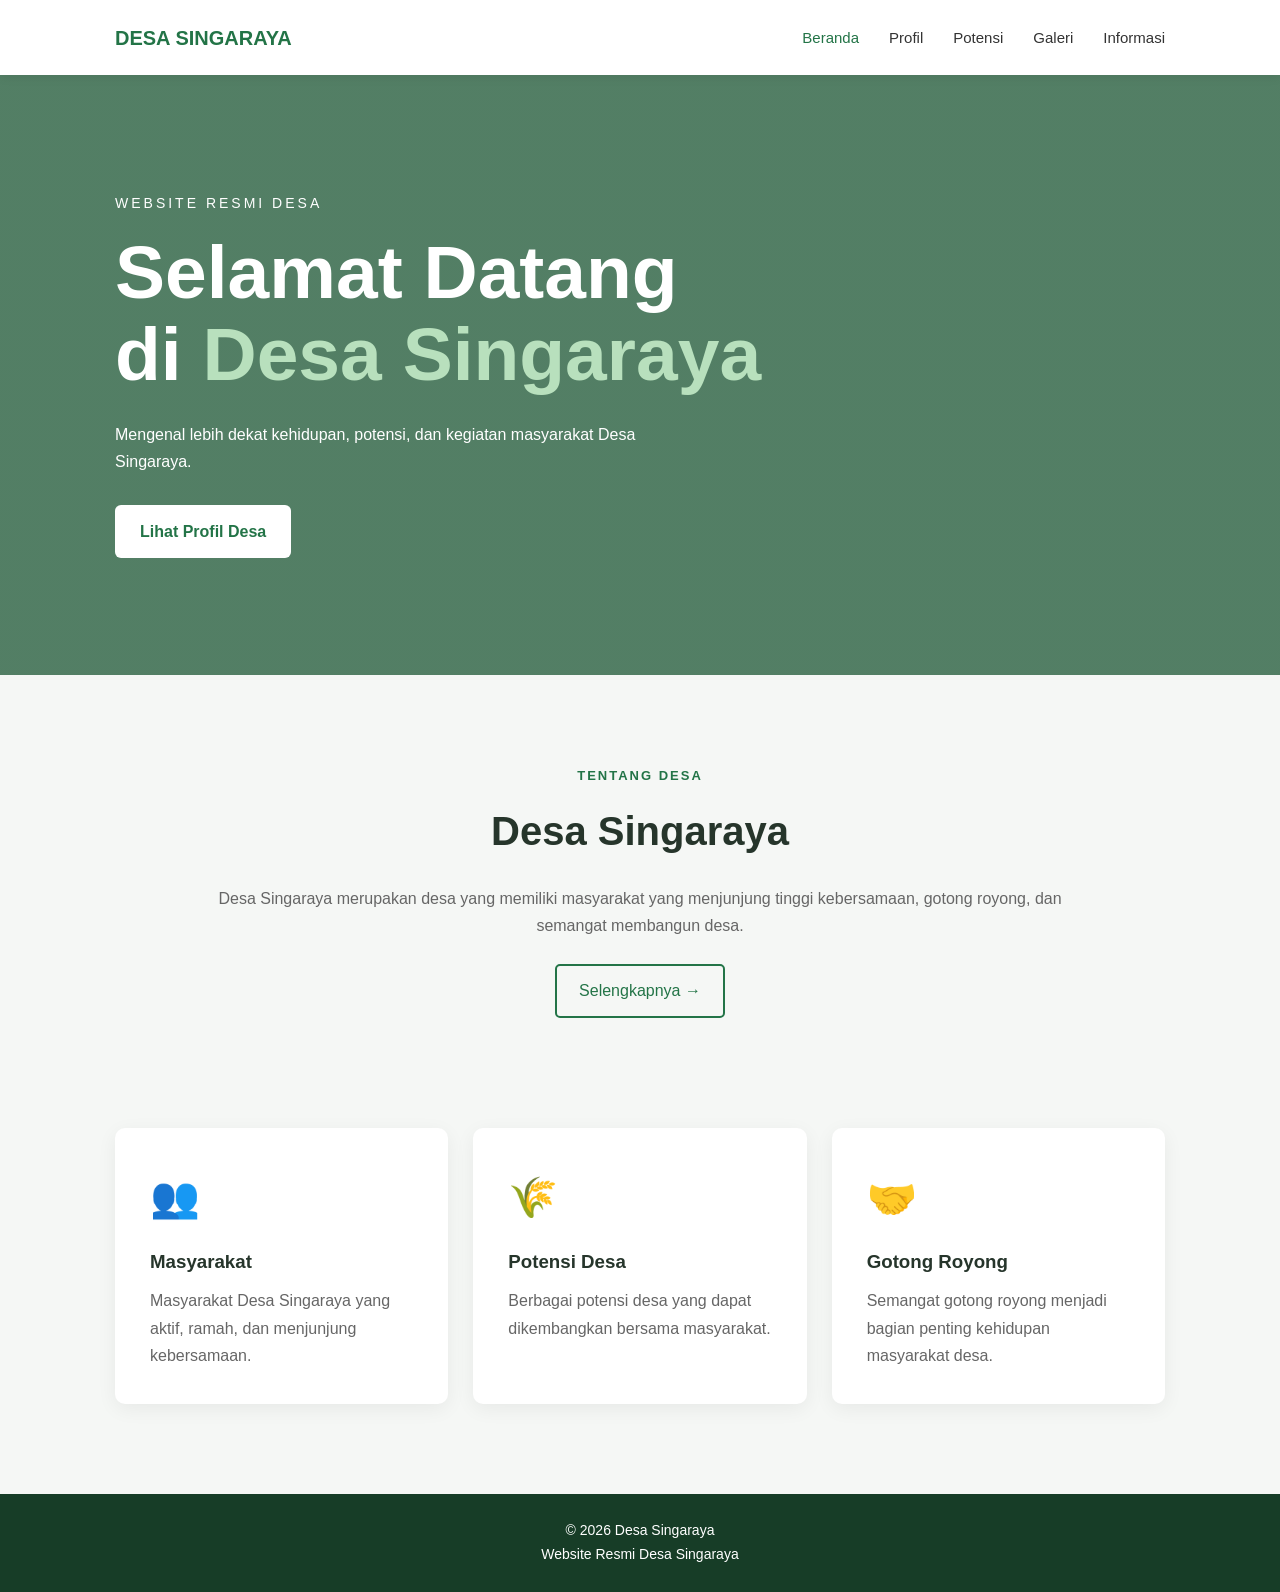
<file: index.html>
<!DOCTYPE html>
<html lang="id">
<head>
    <meta charset="UTF-8">
    <meta name="viewport" content="width=device-width, initial-scale=1.0">
    <title>Desa Singaraya</title>
    <style>
* {
    margin: 0;
    padding: 0;
    box-sizing: border-box;
}

html {
    scroll-behavior: smooth;
}

body {
    font-family: Arial, sans-serif;
    background: #f5f7f5;
    color: #26352b;
    line-height: 1.7;
}


/* NAVBAR */

header {
    background: white;
    position: sticky;
    top: 0;
    z-index: 100;
    box-shadow: 0 2px 10px rgba(0,0,0,0.08);
}

nav {
    max-width: 1100px;
    margin: auto;

    height: 75px;

    display: flex;
    align-items: center;
    justify-content: space-between;

    padding: 0 25px;
}

.logo {
    color: #237447;
    font-size: 20px;
    font-weight: bold;
}

nav ul {
    display: flex;
    list-style: none;
    gap: 30px;
}

nav ul li a {
    color: #333;
    text-decoration: none;
    font-size: 15px;
    font-weight: 500;
}

nav ul li a:hover,
nav ul li a.active {
    color: #237447;
}

.menu-btn {
    display: none;
    border: none;
    background: none;
    font-size: 27px;
    cursor: pointer;
}


/* HERO */
/* Ganti foto latar dengan mengganti URL di dalam url("...") di bawah ini,
   atau ganti dengan path lokal misalnya url("../img/hero.jpg") */

.hero {
    min-height: 600px;

    display: flex;
    align-items: center;

    background:
        linear-gradient(
            rgba(20,80,45,0.72),
            rgba(20,80,45,0.72)
        ),
        url("https://images.unsplash.com/photo-1500382017468-9049fed747ef?auto=format&fit=crop&w=1600&q=80");

    background-size: cover;
    background-position: center;

    color: white;
}

.hero-text {
    max-width: 1100px;
    width: 100%;
    margin: auto;
    padding: 60px 25px;
}

.hero-text > p:first-child {
    font-size: 14px;
    letter-spacing: 3px;
    margin-bottom: 15px;
}

.hero h1 {
    font-size: clamp(42px, 7vw, 75px);
    line-height: 1.1;
    margin-bottom: 25px;
}

.hero h1 span {
    color: #b8e0bd;
}

.hero-text p {
    max-width: 600px;
    margin-bottom: 30px;
}


/* BUTTON */

.btn {
    display: inline-block;

    padding: 13px 25px;

    background: white;
    color: #237447;

    text-decoration: none;

    border-radius: 6px;

    font-weight: bold;

    transition: 0.3s;
}

.btn:hover {
    transform: translateY(-3px);
}


/* ABOUT */

.about {
    max-width: 900px;
    margin: auto;

    text-align: center;

    padding: 90px 25px;
}

.judul-kecil {
    color: #237447;
    font-size: 13px;
    font-weight: bold;
    letter-spacing: 2px;
}

.about h2 {
    font-size: 40px;
    margin: 10px 0 20px;
}

.about > p:not(.judul-kecil) {
    color: #666;
    margin-bottom: 25px;
}

.btn-outline {
    display: inline-block;

    padding: 11px 22px;

    border: 2px solid #237447;
    color: #237447;

    text-decoration: none;

    border-radius: 5px;
}

.btn-outline:hover {
    background: #237447;
    color: white;
}


/* CARDS */

.cards {
    max-width: 1100px;
    margin: auto;

    padding: 20px 25px 90px;

    display: grid;
    grid-template-columns: repeat(3, 1fr);

    gap: 25px;
}

.card {
    background: white;
    padding: 35px;

    border-radius: 10px;

    box-shadow: 0 5px 20px rgba(0,0,0,0.06);

    transition: 0.3s;
}

.card:hover {
    transform: translateY(-7px);
}

.icon {
    font-size: 40px;
    margin-bottom: 15px;
}

.card h3 {
    margin-bottom: 10px;
}

.card p {
    color: #666;
}


/* PAGE HEADER */

.page-header {
    background: #237447;
    color: white;

    text-align: center;

    padding: 80px 20px;
}

.page-header h1 {
    font-size: 50px;
    margin-bottom: 10px;
}


/* CONTENT */

.content {
    max-width: 1100px;
    margin: auto;

    padding: 80px 25px;
}

.content h2 {
    color: #237447;
    margin: 35px 0 10px;
}

.content p {
    color: #555;
}

.list {
    margin: 15px 0 0 25px;
}

/* Foto tunggal di dalam halaman (misalnya profil.html) */
.content-photo {
    width: 100%;
    max-height: 420px;
    object-fit: cover;
    border-radius: 10px;
    box-shadow: 0 5px 20px rgba(0,0,0,0.08);
    margin-bottom: 10px;
}


/* POTENSI */

.potensi-grid {
    display: grid;
    grid-template-columns: repeat(3, 1fr);
    gap: 25px;
}

.potensi-card {
    background: white;

    padding: 35px;

    border-radius: 10px;

    box-shadow: 0 5px 20px rgba(0,0,0,0.07);

    transition: 0.3s;

    overflow: hidden;
}

.potensi-card:hover {
    transform: translateY(-7px);
}

/* Foto di dalam kartu potensi, ditempel di atas ikon */
.potensi-card img {
    width: calc(100% + 70px);
    margin: -35px -35px 20px -35px;
    height: 180px;
    object-fit: cover;
    display: block;
}


/* GALLERY */

.gallery {
    display: grid;
    grid-template-columns: repeat(2, 1fr);
    gap: 25px;
}

.gallery-box {
    background: white;
    border-radius: 10px;
    overflow: hidden;

    box-shadow: 0 5px 20px rgba(0,0,0,0.07);
}

.gallery-box img {
    width: 100%;
    height: 280px;

    object-fit: cover;

    display: block;
}

.gallery-box h3 {
    padding: 20px;
}


/* INFORMASI */

.info {
    display: grid;
    gap: 25px;
}

.info article {
    background: white;

    padding: 30px;

    border-left: 5px solid #237447;

    box-shadow: 0 5px 20px rgba(0,0,0,0.06);
}

/* Foto di dalam artikel informasi */
.info article img {
    width: 100%;
    max-height: 260px;
    object-fit: cover;
    border-radius: 6px;
    margin-bottom: 15px;
}

.info article span {
    color: #237447;
    font-weight: bold;
}

.info article h2 {
    margin: 5px 0 10px;
}


/* FOOTER */

footer {
    background: #173d27;
    color: white;

    padding: 25px;

    text-align: center;

    font-size: 14px;
}


/* RESPONSIVE HP */

@media (max-width: 768px) {

    nav {
        height: 65px;
    }

    nav ul {
        display: none;

        position: absolute;

        top: 65px;
        left: 0;

        width: 100%;

        background: white;

        flex-direction: column;

        gap: 0;
    }

    nav ul.show {
        display: flex;
    }

    nav ul li {
        padding: 15px 25px;
        border-bottom: 1px solid #eee;
    }

    .menu-btn {
        display: block;
    }

    .hero {
        min-height: 550px;
    }

    .hero h1 {
        font-size: 45px;
    }

    .cards {
        grid-template-columns: 1fr;
    }

    .potensi-grid {
        grid-template-columns: 1fr;
    }

    .gallery {
        grid-template-columns: 1fr;
    }

    .page-header h1 {
        font-size: 38px;
    }

    .about h2 {
        font-size: 32px;
    }
}

</style>
</head>

<body>

<header>
    <nav>
        <div class="logo">DESA SINGARAYA</div>

        <ul id="menu">
            <li><a href="index.html" class="active">Beranda</a></li>
            <li><a href="profil.html">Profil</a></li>
            <li><a href="potensi.html">Potensi</a></li>
            <li><a href="galeri.html">Galeri</a></li>
            <li><a href="informasi.html">Informasi</a></li>
        </ul>

        <button class="menu-btn" onclick="toggleMenu()">☰</button>
    </nav>
</header>

<!--
    Foto latar hero (background) diatur lewat CSS di css/style.css,
    cari class ".hero" lalu ganti URL di dalam url("...")
-->
<section class="hero">
    <div class="hero-text">
        <p>WEBSITE RESMI DESA</p>

        <h1>
            Selamat Datang<br>
            di <span>Desa Singaraya</span>
        </h1>

        <p>
            Mengenal lebih dekat kehidupan, potensi,
            dan kegiatan masyarakat Desa Singaraya.
        </p>

        <a href="profil.html" class="btn">
            Lihat Profil Desa
        </a>
    </div>
</section>

<section class="about">
    <p class="judul-kecil">TENTANG DESA</p>

    <h2>Desa Singaraya</h2>

    <p>
        Desa Singaraya merupakan desa yang memiliki
        masyarakat yang menjunjung tinggi kebersamaan,
        gotong royong, dan semangat membangun desa.
    </p>

    <a href="profil.html" class="btn-outline">
        Selengkapnya →
    </a>
</section>

<section class="cards">

    <div class="card">
        <div class="icon">👥</div>
        <h3>Masyarakat</h3>
        <p>
            Masyarakat Desa Singaraya yang aktif,
            ramah, dan menjunjung kebersamaan.
        </p>
    </div>

    <div class="card">
        <div class="icon">🌾</div>
        <h3>Potensi Desa</h3>
        <p>
            Berbagai potensi desa yang dapat
            dikembangkan bersama masyarakat.
        </p>
    </div>

    <div class="card">
        <div class="icon">🤝</div>
        <h3>Gotong Royong</h3>
        <p>
            Semangat gotong royong menjadi bagian
            penting kehidupan masyarakat desa.
        </p>
    </div>

</section>

<footer>
    <p>©️ 2026 Desa Singaraya</p>
    <p>Website Resmi Desa Singaraya</p>
</footer>

<script>
function toggleMenu() {

    const menu = document.getElementById("menu");

    menu.classList.toggle("show");

}


// Animasi sederhana saat halaman dibuka

document.addEventListener("DOMContentLoaded", function () {

    const hero = document.querySelector(".hero-text");

    if (hero) {
        hero.style.opacity = "0";
        hero.style.transform = "translateY(30px)";

        setTimeout(function () {

            hero.style.transition = "0.8s";

            hero.style.opacity = "1";
            hero.style.transform = "translateY(0)";

        }, 200);
    }

});

</script>

</body>
</html>
</file>
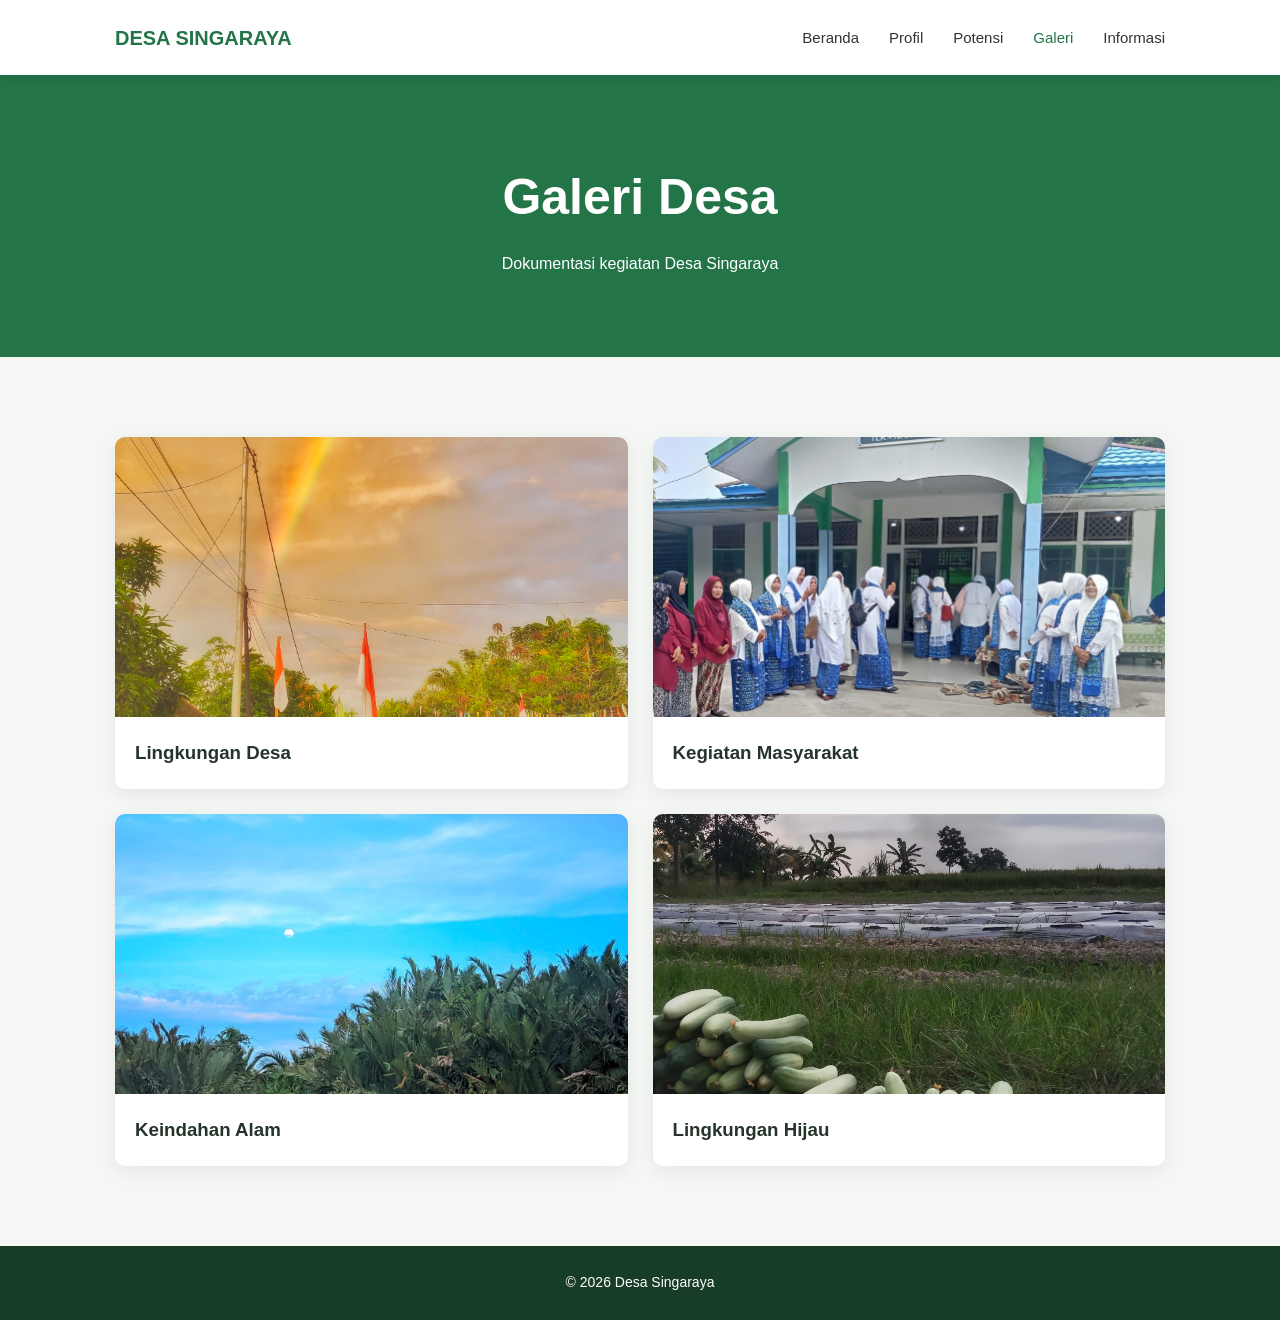
<file: galeri.html>
<!DOCTYPE html>
<html lang="id">
<head>
    <meta charset="UTF-8">
    <meta name="viewport" content="width=device-width, initial-scale=1.0">
    <title>Galeri - Desa Singaraya</title>
    <style>
* {
    margin: 0;
    padding: 0;
    box-sizing: border-box;
}

html {
    scroll-behavior: smooth;
}

body {
    font-family: Arial, sans-serif;
    background: #f5f7f5;
    color: #26352b;
    line-height: 1.7;
}


/* NAVBAR */

header {
    background: white;
    position: sticky;
    top: 0;
    z-index: 100;
    box-shadow: 0 2px 10px rgba(0,0,0,0.08);
}

nav {
    max-width: 1100px;
    margin: auto;

    height: 75px;

    display: flex;
    align-items: center;
    justify-content: space-between;

    padding: 0 25px;
}

.logo {
    color: #237447;
    font-size: 20px;
    font-weight: bold;
}

nav ul {
    display: flex;
    list-style: none;
    gap: 30px;
}

nav ul li a {
    color: #333;
    text-decoration: none;
    font-size: 15px;
    font-weight: 500;
}

nav ul li a:hover,
nav ul li a.active {
    color: #237447;
}

.menu-btn {
    display: none;
    border: none;
    background: none;
    font-size: 27px;
    cursor: pointer;
}


/* HERO */
/* Ganti foto latar dengan mengganti URL di dalam url("...") di bawah ini,
   atau ganti dengan path lokal misalnya url("../img/hero.jpg") */

.hero {
    min-height: 600px;

    display: flex;
    align-items: center;

    background:
        linear-gradient(
            rgba(20,80,45,0.72),
            rgba(20,80,45,0.72)
        ),
        url("https://images.unsplash.com/photo-1500382017468-9049fed747ef?auto=format&fit=crop&w=1600&q=80");

    background-size: cover;
    background-position: center;

    color: white;
}

.hero-text {
    max-width: 1100px;
    width: 100%;
    margin: auto;
    padding: 60px 25px;
}

.hero-text > p:first-child {
    font-size: 14px;
    letter-spacing: 3px;
    margin-bottom: 15px;
}

.hero h1 {
    font-size: clamp(42px, 7vw, 75px);
    line-height: 1.1;
    margin-bottom: 25px;
}

.hero h1 span {
    color: #b8e0bd;
}

.hero-text p {
    max-width: 600px;
    margin-bottom: 30px;
}


/* BUTTON */

.btn {
    display: inline-block;

    padding: 13px 25px;

    background: white;
    color: #237447;

    text-decoration: none;

    border-radius: 6px;

    font-weight: bold;

    transition: 0.3s;
}

.btn:hover {
    transform: translateY(-3px);
}


/* ABOUT */

.about {
    max-width: 900px;
    margin: auto;

    text-align: center;

    padding: 90px 25px;
}

.judul-kecil {
    color: #237447;
    font-size: 13px;
    font-weight: bold;
    letter-spacing: 2px;
}

.about h2 {
    font-size: 40px;
    margin: 10px 0 20px;
}

.about > p:not(.judul-kecil) {
    color: #666;
    margin-bottom: 25px;
}

.btn-outline {
    display: inline-block;

    padding: 11px 22px;

    border: 2px solid #237447;
    color: #237447;

    text-decoration: none;

    border-radius: 5px;
}

.btn-outline:hover {
    background: #237447;
    color: white;
}


/* CARDS */

.cards {
    max-width: 1100px;
    margin: auto;

    padding: 20px 25px 90px;

    display: grid;
    grid-template-columns: repeat(3, 1fr);

    gap: 25px;
}

.card {
    background: white;
    padding: 35px;

    border-radius: 10px;

    box-shadow: 0 5px 20px rgba(0,0,0,0.06);

    transition: 0.3s;
}

.card:hover {
    transform: translateY(-7px);
}

.icon {
    font-size: 40px;
    margin-bottom: 15px;
}

.card h3 {
    margin-bottom: 10px;
}

.card p {
    color: #666;
}


/* PAGE HEADER */

.page-header {
    background: #237447;
    color: white;

    text-align: center;

    padding: 80px 20px;
}

.page-header h1 {
    font-size: 50px;
    margin-bottom: 10px;
}


/* CONTENT */

.content {
    max-width: 1100px;
    margin: auto;

    padding: 80px 25px;
}

.content h2 {
    color: #237447;
    margin: 35px 0 10px;
}

.content p {
    color: #555;
}

.list {
    margin: 15px 0 0 25px;
}

/* Foto tunggal di dalam halaman (misalnya profil.html) */
.content-photo {
    width: 100%;
    max-height: 420px;
    object-fit: cover;
    border-radius: 10px;
    box-shadow: 0 5px 20px rgba(0,0,0,0.08);
    margin-bottom: 10px;
}


/* POTENSI */

.potensi-grid {
    display: grid;
    grid-template-columns: repeat(3, 1fr);
    gap: 25px;
}

.potensi-card {
    background: white;

    padding: 35px;

    border-radius: 10px;

    box-shadow: 0 5px 20px rgba(0,0,0,0.07);

    transition: 0.3s;

    overflow: hidden;
}

.potensi-card:hover {
    transform: translateY(-7px);
}

/* Foto di dalam kartu potensi, ditempel di atas ikon */
.potensi-card img {
    width: calc(100% + 70px);
    margin: -35px -35px 20px -35px;
    height: 180px;
    object-fit: cover;
    display: block;
}


/* GALLERY */

.gallery {
    display: grid;
    grid-template-columns: repeat(2, 1fr);
    gap: 25px;
}

.gallery-box {
    background: white;
    border-radius: 10px;
    overflow: hidden;

    box-shadow: 0 5px 20px rgba(0,0,0,0.07);
}

.gallery-box img {
    width: 100%;
    height: 280px;

    object-fit: cover;

    display: block;
}

.gallery-box h3 {
    padding: 20px;
}


/* INFORMASI */

.info {
    display: grid;
    gap: 25px;
}

.info article {
    background: white;

    padding: 30px;

    border-left: 5px solid #237447;

    box-shadow: 0 5px 20px rgba(0,0,0,0.06);
}

/* Foto di dalam artikel informasi */
.info article img {
    width: 100%;
    max-height: 260px;
    object-fit: cover;
    border-radius: 6px;
    margin-bottom: 15px;
}

.info article span {
    color: #237447;
    font-weight: bold;
}

.info article h2 {
    margin: 5px 0 10px;
}


/* FOOTER */

footer {
    background: #173d27;
    color: white;

    padding: 25px;

    text-align: center;

    font-size: 14px;
}


/* RESPONSIVE HP */

@media (max-width: 768px) {

    nav {
        height: 65px;
    }

    nav ul {
        display: none;

        position: absolute;

        top: 65px;
        left: 0;

        width: 100%;

        background: white;

        flex-direction: column;

        gap: 0;
    }

    nav ul.show {
        display: flex;
    }

    nav ul li {
        padding: 15px 25px;
        border-bottom: 1px solid #eee;
    }

    .menu-btn {
        display: block;
    }

    .hero {
        min-height: 550px;
    }

    .hero h1 {
        font-size: 45px;
    }

    .cards {
        grid-template-columns: 1fr;
    }

    .potensi-grid {
        grid-template-columns: 1fr;
    }

    .gallery {
        grid-template-columns: 1fr;
    }

    .page-header h1 {
        font-size: 38px;
    }

    .about h2 {
        font-size: 32px;
    }
}

</style>
</head>

<body>

<header>
    <nav>
        <div class="logo">DESA SINGARAYA</div>

        <ul id="menu">
            <li><a href="index.html">Beranda</a></li>
            <li><a href="profil.html">Profil</a></li>
            <li><a href="potensi.html">Potensi</a></li>
            <li><a href="galeri.html" class="active">Galeri</a></li>
            <li><a href="informasi.html">Informasi</a></li>
        </ul>

        <button class="menu-btn" onclick="toggleMenu()">☰</button>
    </nav>
</header>

<section class="page-header">
    <h1>Galeri Desa</h1>
    <p>Dokumentasi kegiatan Desa Singaraya</p>
</section>

<section class="content">

    <!--
        GANTI FOTO GALERI:
        Simpan foto kegiatan desa di folder img/ (misalnya img/galeri-1.jpg),
        lalu ganti src pada setiap <img> di bawah ini.
        Untuk menambah foto baru, cukup copy satu blok ".gallery-box" lagi.
    -->
    <div class="gallery">

        <div class="gallery-box">
            <img src="galeri-3.jpg" alt="Lingkungan Desa">
            <h3>Lingkungan Desa</h3>
        </div>

        <div class="gallery-box">
            <img src="galeri-1.jpg" alt="Kegiatan Masyarakat">
            <h3>Kegiatan Masyarakat</h3>
        </div>

        <div class="gallery-box">
            <img src="galeri-4.jpg" alt="Keindahan Alam">
            <h3>Keindahan Alam</h3>
        </div>

        <div class="gallery-box">
            <img src="galeri-2.jpg" alt="Lingkungan Hijau">
            <h3>Lingkungan Hijau</h3>
        </div>

    </div>

</section>

<footer>
    <p>©️ 2026 Desa Singaraya</p>
</footer>

<script>
function toggleMenu() {

    const menu = document.getElementById("menu");

    menu.classList.toggle("show");

}


// Animasi sederhana saat halaman dibuka

document.addEventListener("DOMContentLoaded", function () {

    const hero = document.querySelector(".hero-text");

    if (hero) {
        hero.style.opacity = "0";
        hero.style.transform = "translateY(30px)";

        setTimeout(function () {

            hero.style.transition = "0.8s";

            hero.style.opacity = "1";
            hero.style.transform = "translateY(0)";

        }, 200);
    }

});

</script>

</body>
</html>
</file>
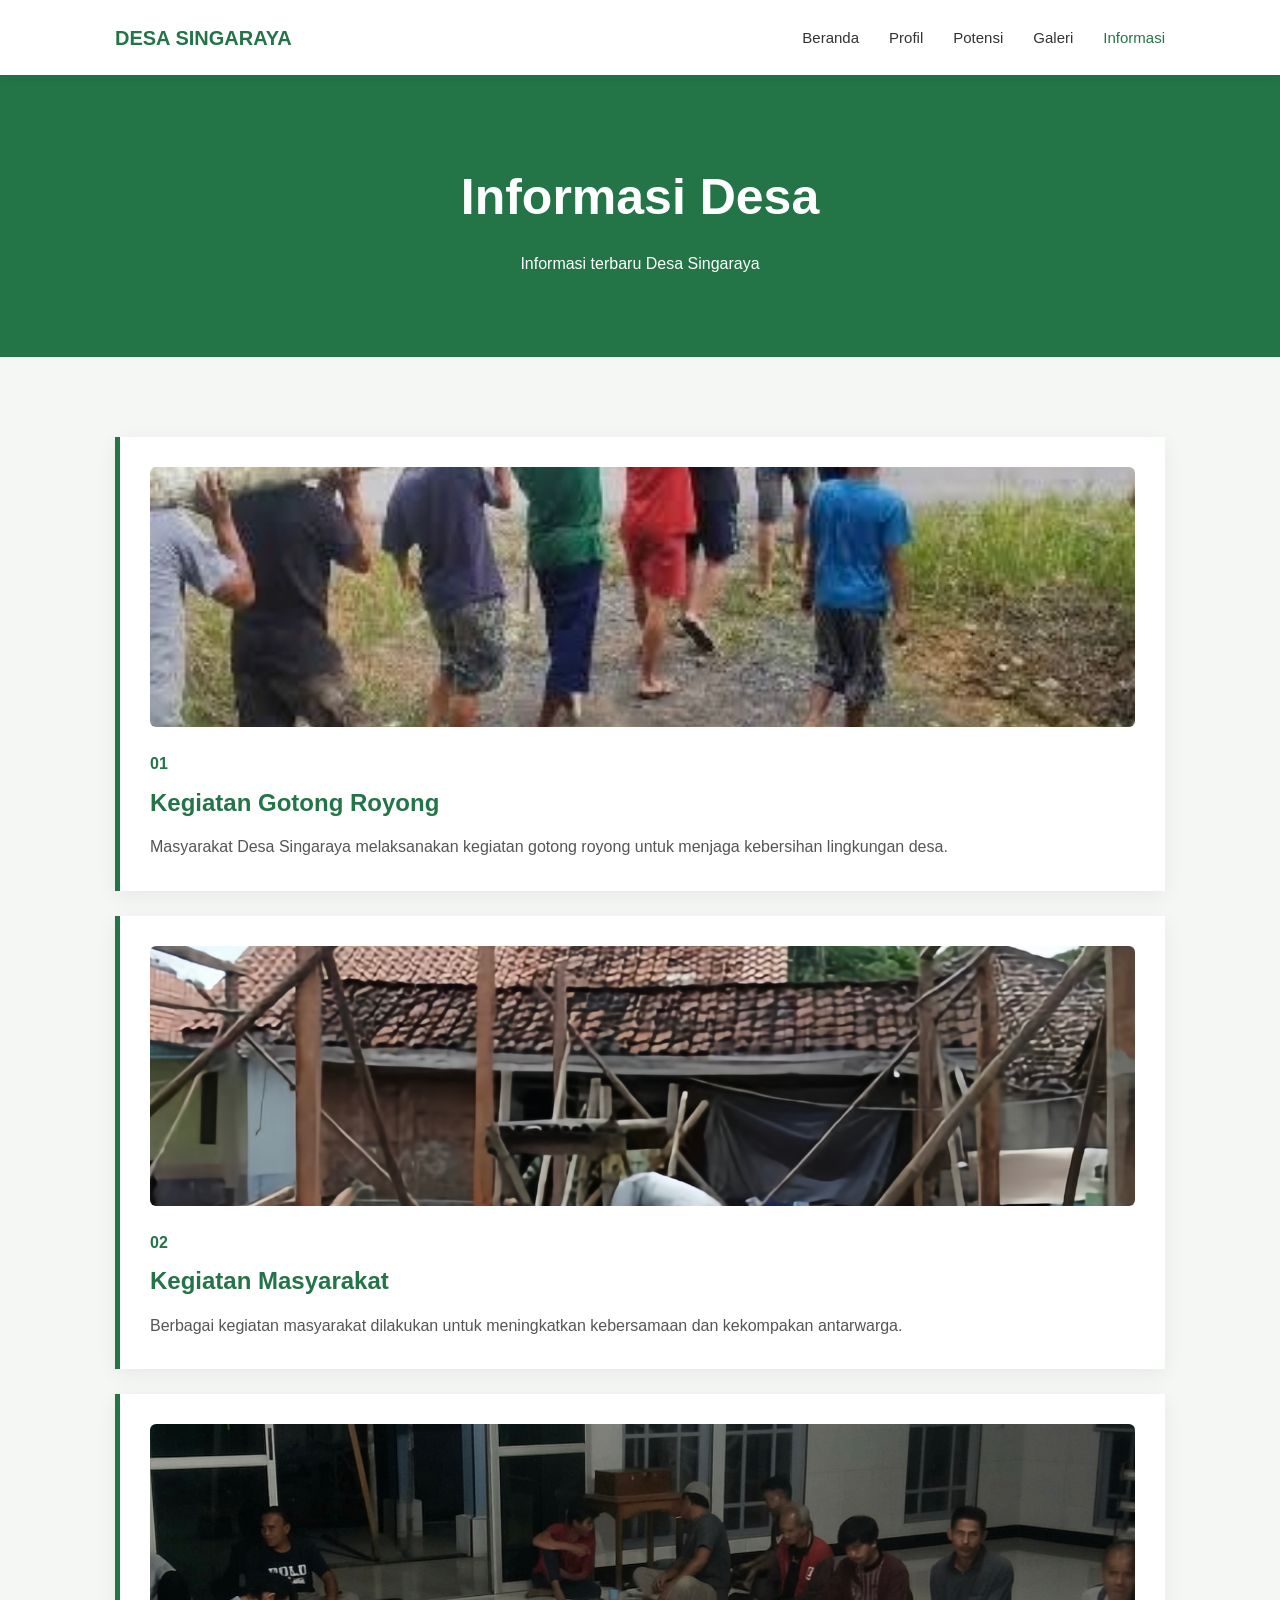
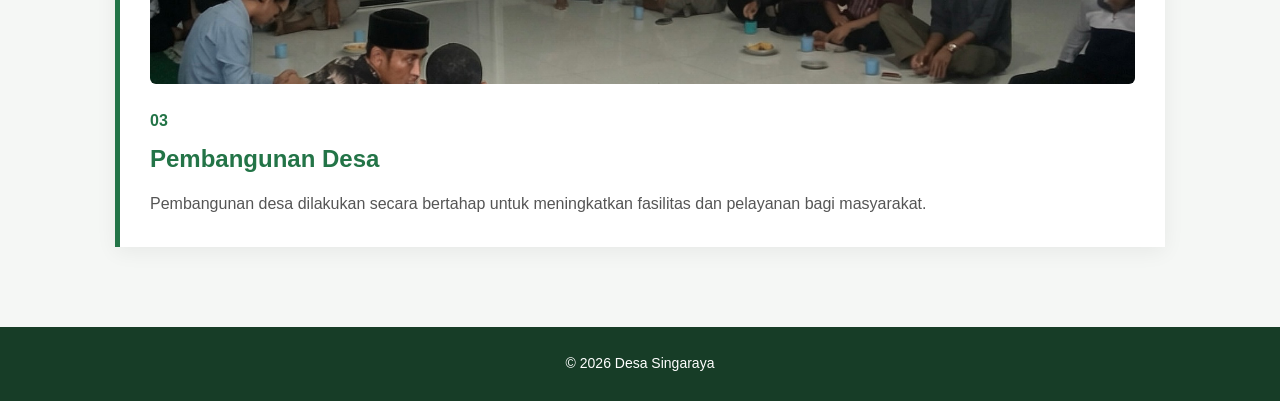
<file: infomasi.html>
<!DOCTYPE html>
<html lang="id">
<head>
    <meta charset="UTF-8">
    <meta name="viewport" content="width=device-width, initial-scale=1.0">
    <title>Informasi - Desa Singaraya</title>
    <style>
* {
    margin: 0;
    padding: 0;
    box-sizing: border-box;
}

html {
    scroll-behavior: smooth;
}

body {
    font-family: Arial, sans-serif;
    background: #f5f7f5;
    color: #26352b;
    line-height: 1.7;
}


/* NAVBAR */

header {
    background: white;
    position: sticky;
    top: 0;
    z-index: 100;
    box-shadow: 0 2px 10px rgba(0,0,0,0.08);
}

nav {
    max-width: 1100px;
    margin: auto;

    height: 75px;

    display: flex;
    align-items: center;
    justify-content: space-between;

    padding: 0 25px;
}

.logo {
    color: #237447;
    font-size: 20px;
    font-weight: bold;
}

nav ul {
    display: flex;
    list-style: none;
    gap: 30px;
}

nav ul li a {
    color: #333;
    text-decoration: none;
    font-size: 15px;
    font-weight: 500;
}

nav ul li a:hover,
nav ul li a.active {
    color: #237447;
}

.menu-btn {
    display: none;
    border: none;
    background: none;
    font-size: 27px;
    cursor: pointer;
}


/* HERO */
/* Ganti foto latar dengan mengganti URL di dalam url("...") di bawah ini,
   atau ganti dengan path lokal misalnya url("../img/hero.jpg") */

.hero {
    min-height: 600px;

    display: flex;
    align-items: center;

    background:
        linear-gradient(
            rgba(20,80,45,0.72),
            rgba(20,80,45,0.72)
        ),
        url("https://images.unsplash.com/photo-1500382017468-9049fed747ef?auto=format&fit=crop&w=1600&q=80");

    background-size: cover;
    background-position: center;

    color: white;
}

.hero-text {
    max-width: 1100px;
    width: 100%;
    margin: auto;
    padding: 60px 25px;
}

.hero-text > p:first-child {
    font-size: 14px;
    letter-spacing: 3px;
    margin-bottom: 15px;
}

.hero h1 {
    font-size: clamp(42px, 7vw, 75px);
    line-height: 1.1;
    margin-bottom: 25px;
}

.hero h1 span {
    color: #b8e0bd;
}

.hero-text p {
    max-width: 600px;
    margin-bottom: 30px;
}


/* BUTTON */

.btn {
    display: inline-block;

    padding: 13px 25px;

    background: white;
    color: #237447;

    text-decoration: none;

    border-radius: 6px;

    font-weight: bold;

    transition: 0.3s;
}

.btn:hover {
    transform: translateY(-3px);
}


/* ABOUT */

.about {
    max-width: 900px;
    margin: auto;

    text-align: center;

    padding: 90px 25px;
}

.judul-kecil {
    color: #237447;
    font-size: 13px;
    font-weight: bold;
    letter-spacing: 2px;
}

.about h2 {
    font-size: 40px;
    margin: 10px 0 20px;
}

.about > p:not(.judul-kecil) {
    color: #666;
    margin-bottom: 25px;
}

.btn-outline {
    display: inline-block;

    padding: 11px 22px;

    border: 2px solid #237447;
    color: #237447;

    text-decoration: none;

    border-radius: 5px;
}

.btn-outline:hover {
    background: #237447;
    color: white;
}


/* CARDS */

.cards {
    max-width: 1100px;
    margin: auto;

    padding: 20px 25px 90px;

    display: grid;
    grid-template-columns: repeat(3, 1fr);

    gap: 25px;
}

.card {
    background: white;
    padding: 35px;

    border-radius: 10px;

    box-shadow: 0 5px 20px rgba(0,0,0,0.06);

    transition: 0.3s;
}

.card:hover {
    transform: translateY(-7px);
}

.icon {
    font-size: 40px;
    margin-bottom: 15px;
}

.card h3 {
    margin-bottom: 10px;
}

.card p {
    color: #666;
}


/* PAGE HEADER */

.page-header {
    background: #237447;
    color: white;

    text-align: center;

    padding: 80px 20px;
}

.page-header h1 {
    font-size: 50px;
    margin-bottom: 10px;
}


/* CONTENT */

.content {
    max-width: 1100px;
    margin: auto;

    padding: 80px 25px;
}

.content h2 {
    color: #237447;
    margin: 35px 0 10px;
}

.content p {
    color: #555;
}

.list {
    margin: 15px 0 0 25px;
}

/* Foto tunggal di dalam halaman (misalnya profil.html) */
.content-photo {
    width: 100%;
    max-height: 420px;
    object-fit: cover;
    border-radius: 10px;
    box-shadow: 0 5px 20px rgba(0,0,0,0.08);
    margin-bottom: 10px;
}


/* POTENSI */

.potensi-grid {
    display: grid;
    grid-template-columns: repeat(3, 1fr);
    gap: 25px;
}

.potensi-card {
    background: white;

    padding: 35px;

    border-radius: 10px;

    box-shadow: 0 5px 20px rgba(0,0,0,0.07);

    transition: 0.3s;

    overflow: hidden;
}

.potensi-card:hover {
    transform: translateY(-7px);
}

/* Foto di dalam kartu potensi, ditempel di atas ikon */
.potensi-card img {
    width: calc(100% + 70px);
    margin: -35px -35px 20px -35px;
    height: 180px;
    object-fit: cover;
    display: block;
}


/* GALLERY */

.gallery {
    display: grid;
    grid-template-columns: repeat(2, 1fr);
    gap: 25px;
}

.gallery-box {
    background: white;
    border-radius: 10px;
    overflow: hidden;

    box-shadow: 0 5px 20px rgba(0,0,0,0.07);
}

.gallery-box img {
    width: 100%;
    height: 280px;

    object-fit: cover;

    display: block;
}

.gallery-box h3 {
    padding: 20px;
}


/* INFORMASI */

.info {
    display: grid;
    gap: 25px;
}

.info article {
    background: white;

    padding: 30px;

    border-left: 5px solid #237447;

    box-shadow: 0 5px 20px rgba(0,0,0,0.06);
}

/* Foto di dalam artikel informasi */
.info article img {
    width: 100%;
    max-height: 260px;
    object-fit: cover;
    border-radius: 6px;
    margin-bottom: 15px;
}

.info article span {
    color: #237447;
    font-weight: bold;
}

.info article h2 {
    margin: 5px 0 10px;
}


/* FOOTER */

footer {
    background: #173d27;
    color: white;

    padding: 25px;

    text-align: center;

    font-size: 14px;
}


/* RESPONSIVE HP */

@media (max-width: 768px) {

    nav {
        height: 65px;
    }

    nav ul {
        display: none;

        position: absolute;

        top: 65px;
        left: 0;

        width: 100%;

        background: white;

        flex-direction: column;

        gap: 0;
    }

    nav ul.show {
        display: flex;
    }

    nav ul li {
        padding: 15px 25px;
        border-bottom: 1px solid #eee;
    }

    .menu-btn {
        display: block;
    }

    .hero {
        min-height: 550px;
    }

    .hero h1 {
        font-size: 45px;
    }

    .cards {
        grid-template-columns: 1fr;
    }

    .potensi-grid {
        grid-template-columns: 1fr;
    }

    .gallery {
        grid-template-columns: 1fr;
    }

    .page-header h1 {
        font-size: 38px;
    }

    .about h2 {
        font-size: 32px;
    }
}

</style>
</head>

<body>

<header>
    <nav>
        <div class="logo">DESA SINGARAYA</div>

        <ul id="menu">
            <li><a href="index.html">Beranda</a></li>
            <li><a href="profil.html">Profil</a></li>
            <li><a href="potensi.html">Potensi</a></li>
            <li><a href="galeri.html">Galeri</a></li>
            <li><a href="informasi.html" class="active">Informasi</a></li>
        </ul>

        <button class="menu-btn" onclick="toggleMenu()">☰</button>
    </nav>
</header>

<section class="page-header">
    <h1>Informasi Desa</h1>
    <p>Informasi terbaru Desa Singaraya</p>
</section>

<section class="content">

    <!--
        Tiap artikel bisa punya foto berita.
        Ganti "img/info-1.jpg" dkk, atau hapus <img> jika tidak perlu foto.
    -->
    <div class="info">

        <article>
            <img src="info-1.jpg" alt="Kegiatan Gotong Royong">
            <span>01</span>
            <h2>Kegiatan Gotong Royong</h2>
            <p>
                Masyarakat Desa Singaraya melaksanakan
                kegiatan gotong royong untuk menjaga
                kebersihan lingkungan desa.
            </p>
        </article>

        <article>
            <img src="info-2.jpg" alt="Kegiatan Masyarakat">
            <span>02</span>
            <h2>Kegiatan Masyarakat</h2>
            <p>
                Berbagai kegiatan masyarakat dilakukan
                untuk meningkatkan kebersamaan dan
                kekompakan antarwarga.
            </p>
        </article>

        <article>
            <img src="info-3.jpg" alt="Pembangunan Desa">
            <span>03</span>
            <h2>Pembangunan Desa</h2>
            <p>
                Pembangunan desa dilakukan secara bertahap
                untuk meningkatkan fasilitas dan pelayanan
                bagi masyarakat.
            </p>
        </article>

    </div>

</section>

<footer>
    <p>©️ 2026 Desa Singaraya</p>
</footer>

<script>
function toggleMenu() {

    const menu = document.getElementById("menu");

    menu.classList.toggle("show");

}


// Animasi sederhana saat halaman dibuka

document.addEventListener("DOMContentLoaded", function () {

    const hero = document.querySelector(".hero-text");

    if (hero) {
        hero.style.opacity = "0";
        hero.style.transform = "translateY(30px)";

        setTimeout(function () {

            hero.style.transition = "0.8s";

            hero.style.opacity = "1";
            hero.style.transform = "translateY(0)";

        }, 200);
    }

});

</script>

</body>
</html>
</file>
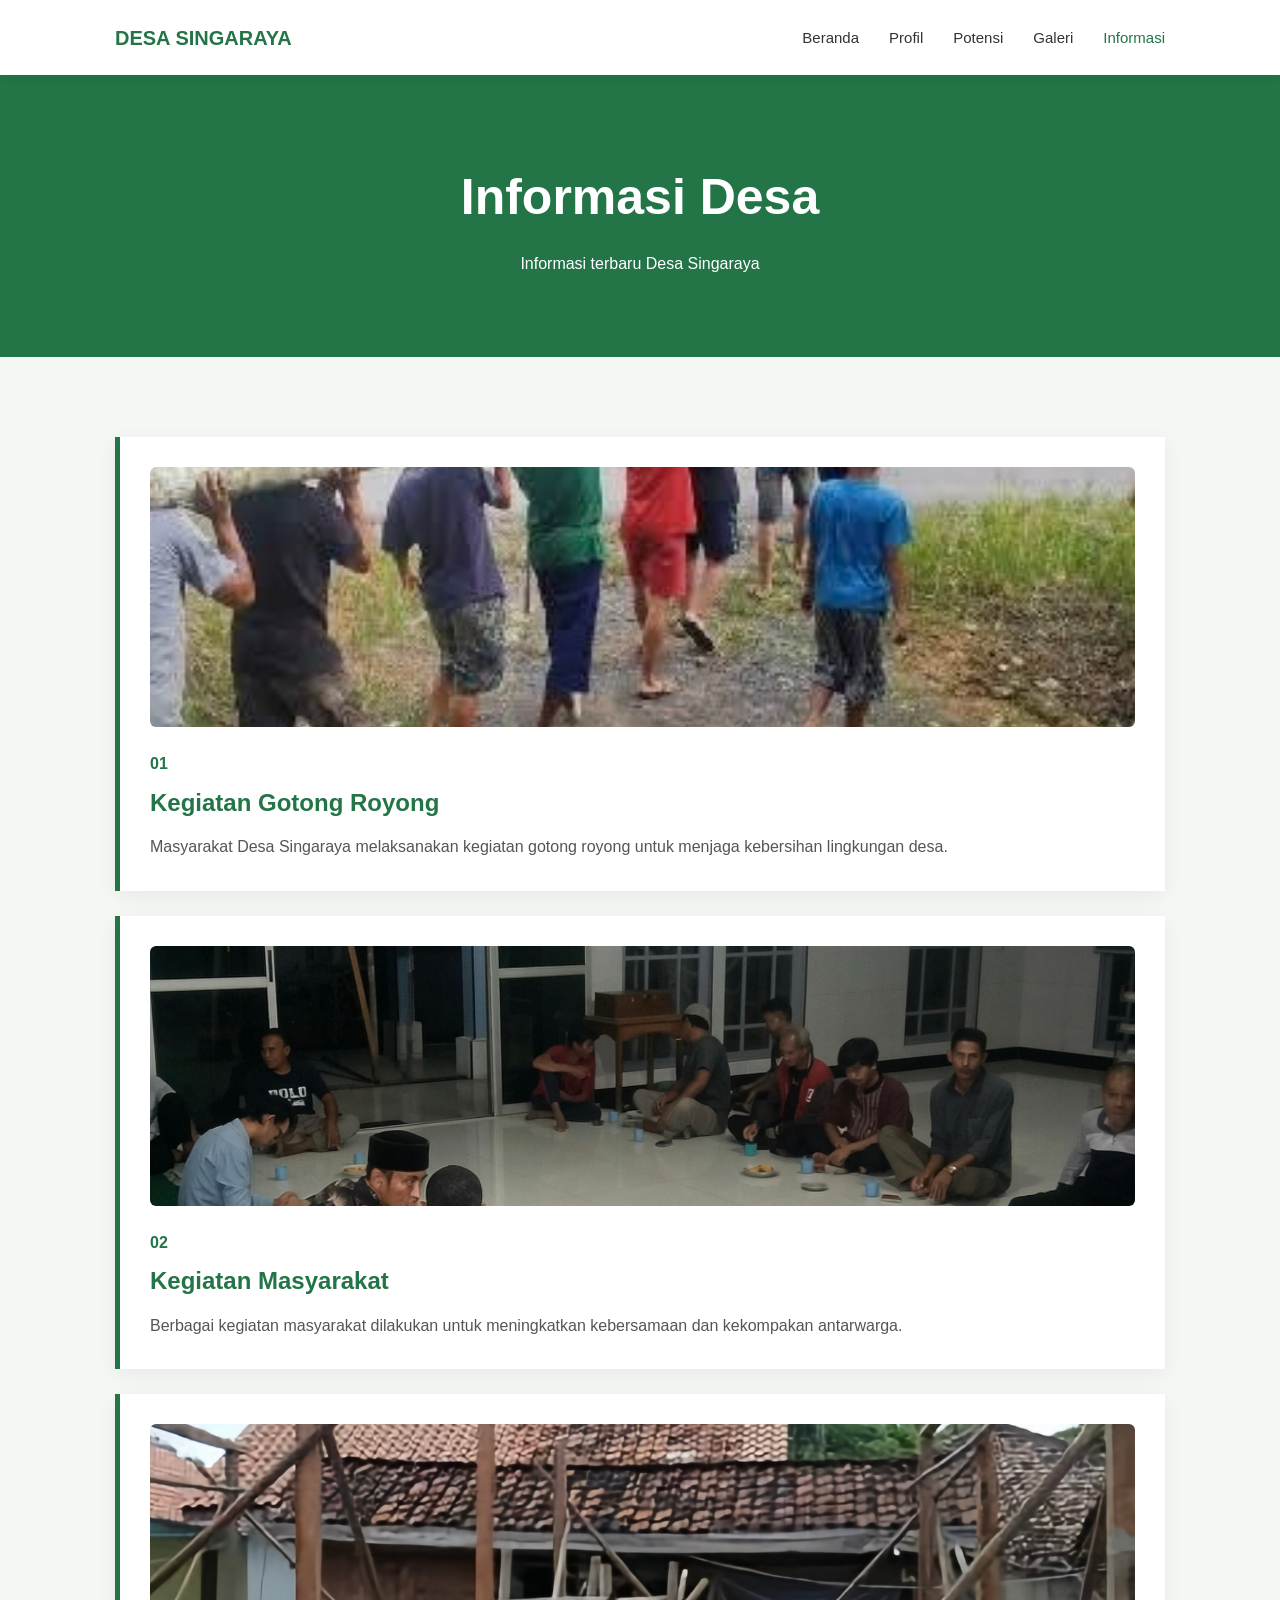
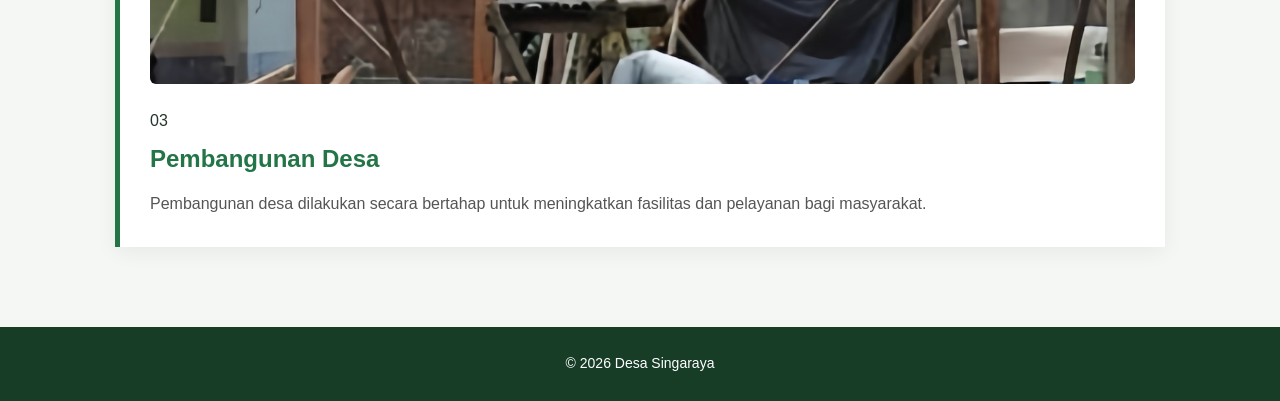
<file: informasi.html>
<!DOCTYPE html>
<html lang="id">
<head>
    <meta charset="UTF-8">
    <meta name="viewport" content="width=device-width, initial-scale=1.0">
    <title>Informasi - Desa Singaraya</title>
    <style>
* {
    margin: 0;
    padding: 0;
    box-sizing: border-box;
}

html {
    scroll-behavior: smooth;
}

body {
    font-family: Arial, sans-serif;
    background: #f5f7f5;
    color: #26352b;
    line-height: 1.7;
}


/* NAVBAR */

header {
    background: white;
    position: sticky;
    top: 0;
    z-index: 100;
    box-shadow: 0 2px 10px rgba(0,0,0,0.08);
}

nav {
    max-width: 1100px;
    margin: auto;

    height: 75px;

    display: flex;
    align-items: center;
    justify-content: space-between;

    padding: 0 25px;
}

.logo {
    color: #237447;
    font-size: 20px;
    font-weight: bold;
}

nav ul {
    display: flex;
    list-style: none;
    gap: 30px;
}

nav ul li a {
    color: #333;
    text-decoration: none;
    font-size: 15px;
    font-weight: 500;
}

nav ul li a:hover,
nav ul li a.active {
    color: #237447;
}

.menu-btn {
    display: none;
    border: none;
    background: none;
    font-size: 27px;
    cursor: pointer;
}


/* HERO */
/* Ganti foto latar dengan mengganti URL di dalam url("...") di bawah ini,
   atau ganti dengan path lokal misalnya url("../img/hero.jpg") */

.hero {
    min-height: 600px;

    display: flex;
    align-items: center;

    background:
        linear-gradient(
            rgba(20,80,45,0.72),
            rgba(20,80,45,0.72)
        ),
        url("https://images.unsplash.com/photo-1500382017468-9049fed747ef?auto=format&fit=crop&w=1600&q=80");

    background-size: cover;
    background-position: center;

    color: white;
}

.hero-text {
    max-width: 1100px;
    width: 100%;
    margin: auto;
    padding: 60px 25px;
}

.hero-text > p:first-child {
    font-size: 14px;
    letter-spacing: 3px;
    margin-bottom: 15px;
}

.hero h1 {
    font-size: clamp(42px, 7vw, 75px);
    line-height: 1.1;
    margin-bottom: 25px;
}

.hero h1 span {
    color: #b8e0bd;
}

.hero-text p {
    max-width: 600px;
    margin-bottom: 30px;
}


/* BUTTON */

.btn {
    display: inline-block;

    padding: 13px 25px;

    background: white;
    color: #237447;

    text-decoration: none;

    border-radius: 6px;

    font-weight: bold;

    transition: 0.3s;
}

.btn:hover {
    transform: translateY(-3px);
}


/* ABOUT */

.about {
    max-width: 900px;
    margin: auto;

    text-align: center;

    padding: 90px 25px;
}

.judul-kecil {
    color: #237447;
    font-size: 13px;
    font-weight: bold;
    letter-spacing: 2px;
}

.about h2 {
    font-size: 40px;
    margin: 10px 0 20px;
}

.about > p:not(.judul-kecil) {
    color: #666;
    margin-bottom: 25px;
}

.btn-outline {
    display: inline-block;

    padding: 11px 22px;

    border: 2px solid #237447;
    color: #237447;

    text-decoration: none;

    border-radius: 5px;
}

.btn-outline:hover {
    background: #237447;
    color: white;
}


/* CARDS */

.cards {
    max-width: 1100px;
    margin: auto;

    padding: 20px 25px 90px;

    display: grid;
    grid-template-columns: repeat(3, 1fr);

    gap: 25px;
}

.card {
    background: white;
    padding: 35px;

    border-radius: 10px;

    box-shadow: 0 5px 20px rgba(0,0,0,0.06);

    transition: 0.3s;
}

.card:hover {
    transform: translateY(-7px);
}

.icon {
    font-size: 40px;
    margin-bottom: 15px;
}

.card h3 {
    margin-bottom: 10px;
}

.card p {
    color: #666;
}


/* PAGE HEADER */

.page-header {
    background: #237447;
    color: white;

    text-align: center;

    padding: 80px 20px;
}

.page-header h1 {
    font-size: 50px;
    margin-bottom: 10px;
}


/* CONTENT */

.content {
    max-width: 1100px;
    margin: auto;

    padding: 80px 25px;
}

.content h2 {
    color: #237447;
    margin: 35px 0 10px;
}

.content p {
    color: #555;
}

.list {
    margin: 15px 0 0 25px;
}

/* Foto tunggal di dalam halaman (misalnya profil.html) */
.content-photo {
    width: 100%;
    max-height: 420px;
    object-fit: cover;
    border-radius: 10px;
    box-shadow: 0 5px 20px rgba(0,0,0,0.08);
    margin-bottom: 10px;
}


/* POTENSI */

.potensi-grid {
    display: grid;
    grid-template-columns: repeat(3, 1fr);
    gap: 25px;
}

.potensi-card {
    background: white;

    padding: 35px;

    border-radius: 10px;

    box-shadow: 0 5px 20px rgba(0,0,0,0.07);

    transition: 0.3s;

    overflow: hidden;
}

.potensi-card:hover {
    transform: translateY(-7px);
}

/* Foto di dalam kartu potensi, ditempel di atas ikon */
.potensi-card img {
    width: calc(100% + 70px);
    margin: -35px -35px 20px -35px;
    height: 180px;
    object-fit: cover;
    display: block;
}


/* GALLERY */

.gallery {
    display: grid;
    grid-template-columns: repeat(2, 1fr);
    gap: 25px;
}

.gallery-box {
    background: white;
    border-radius: 10px;
    overflow: hidden;

    box-shadow: 0 5px 20px rgba(0,0,0,0.07);
}

.gallery-box img {
    width: 100%;
    height: 280px;

    object-fit: cover;

    display: block;
}

.gallery-box h3 {
    padding: 20px;
}


/* INFORMASI */

.info {
    display: grid;
    gap: 25px;
}

.info article {
    background: white;

    padding: 30px;

    border-left: 5px solid #237447;

    box-shadow: 0 5px 20px rgba(0,0,0,0.06);
}

/* Foto di dalam artikel informasi */
.info article img {
    width: 100%;
    max-height: 260px;
    object-fit: cover;
    border-radius: 6px;
    margin-bottom: 15px;
}

.info article span {
    color: #237447;
    font-weight: bold;
}

.info article h2 {
    margin: 5px 0 10px;
}


/* FOOTER */

footer {
    background: #173d27;
    color: white;

    padding: 25px;

    text-align: center;

    font-size: 14px;
}


/* RESPONSIVE HP */

@media (max-width: 768px) {

    nav {
        height: 65px;
    }

    nav ul {
        display: none;

        position: absolute;

        top: 65px;
        left: 0;

        width: 100%;

        background: white;

        flex-direction: column;

        gap: 0;
    }

    nav ul.show {
        display: flex;
    }

    nav ul li {
        padding: 15px 25px;
        border-bottom: 1px solid #eee;
    }

    .menu-btn {
        display: block;
    }

    .hero {
        min-height: 550px;
    }

    .hero h1 {
        font-size: 45px;
    }

    .cards {
        grid-template-columns: 1fr;
    }

    .potensi-grid {
        grid-template-columns: 1fr;
    }

    .gallery {
        grid-template-columns: 1fr;
    }

    .page-header h1 {
        font-size: 38px;
    }

    .about h2 {
        font-size: 32px;
    }
}

</style>
</head>

<body>

<header>
    <nav>
        <div class="logo">DESA SINGARAYA</div>

        <ul id="menu">
            <li><a href="index.html">Beranda</a></li>
            <li><a href="profil.html">Profil</a></li>
            <li><a href="potensi.html">Potensi</a></li>
            <li><a href="galeri.html">Galeri</a></li>
            <li><a href="informasi.html" class="active">Informasi</a></li>
        </ul>

        <button class="menu-btn" onclick="toggleMenu()">☰</button>
    </nav>
</header>

<section class="page-header">
    <h1>Informasi Desa</h1>
    <p>Informasi terbaru Desa Singaraya</p>
</section>

<section class="content">

    <!--
        Tiap artikel bisa punya foto berita.
        Ganti "img/info-1.jpg" dkk, atau hapus <img> jika tidak perlu foto.
    -->
    <div class="info">

        <article>
            <img src="info-1.jpg" alt="Kegiatan Gotong Royong">
            <span>01</span>
            <h2>Kegiatan Gotong Royong</h2>
            <p>
                Masyarakat Desa Singaraya melaksanakan
                kegiatan gotong royong untuk menjaga
                kebersihan lingkungan desa.
            </p>
        </article>

        <article>
            <img src="info-3.jpg" alt="Kegiatan Masyarakat">
            <span>02</span>
            <h2>Kegiatan Masyarakat</h2>
            <p>
                Berbagai kegiatan masyarakat dilakukan
                untuk meningkatkan kebersamaan dan
                kekompakan antarwarga.
            </p>
        </article>

        <article>
            <img src="info-2.jpg" alt="Pembangunan Desa"2
            <span>03</span>
            <h2>Pembangunan Desa</h2>
            <p>
                Pembangunan desa dilakukan secara bertahap
                untuk meningkatkan fasilitas dan pelayanan
                bagi masyarakat.
            </p>
        </article>

    </div>

</section>

<footer>
    <p>©️ 2026 Desa Singaraya</p>
</footer>

<script>
function toggleMenu() {

    const menu = document.getElementById("menu");

    menu.classList.toggle("show");

}


// Animasi sederhana saat halaman dibuka

document.addEventListener("DOMContentLoaded", function () {

    const hero = document.querySelector(".hero-text");

    if (hero) {
        hero.style.opacity = "0";
        hero.style.transform = "translateY(30px)";

        setTimeout(function () {

            hero.style.transition = "0.8s";

            hero.style.opacity = "1";
            hero.style.transform = "translateY(0)";

        }, 200);
    }

});

</script>

</body>
</html>
</file>
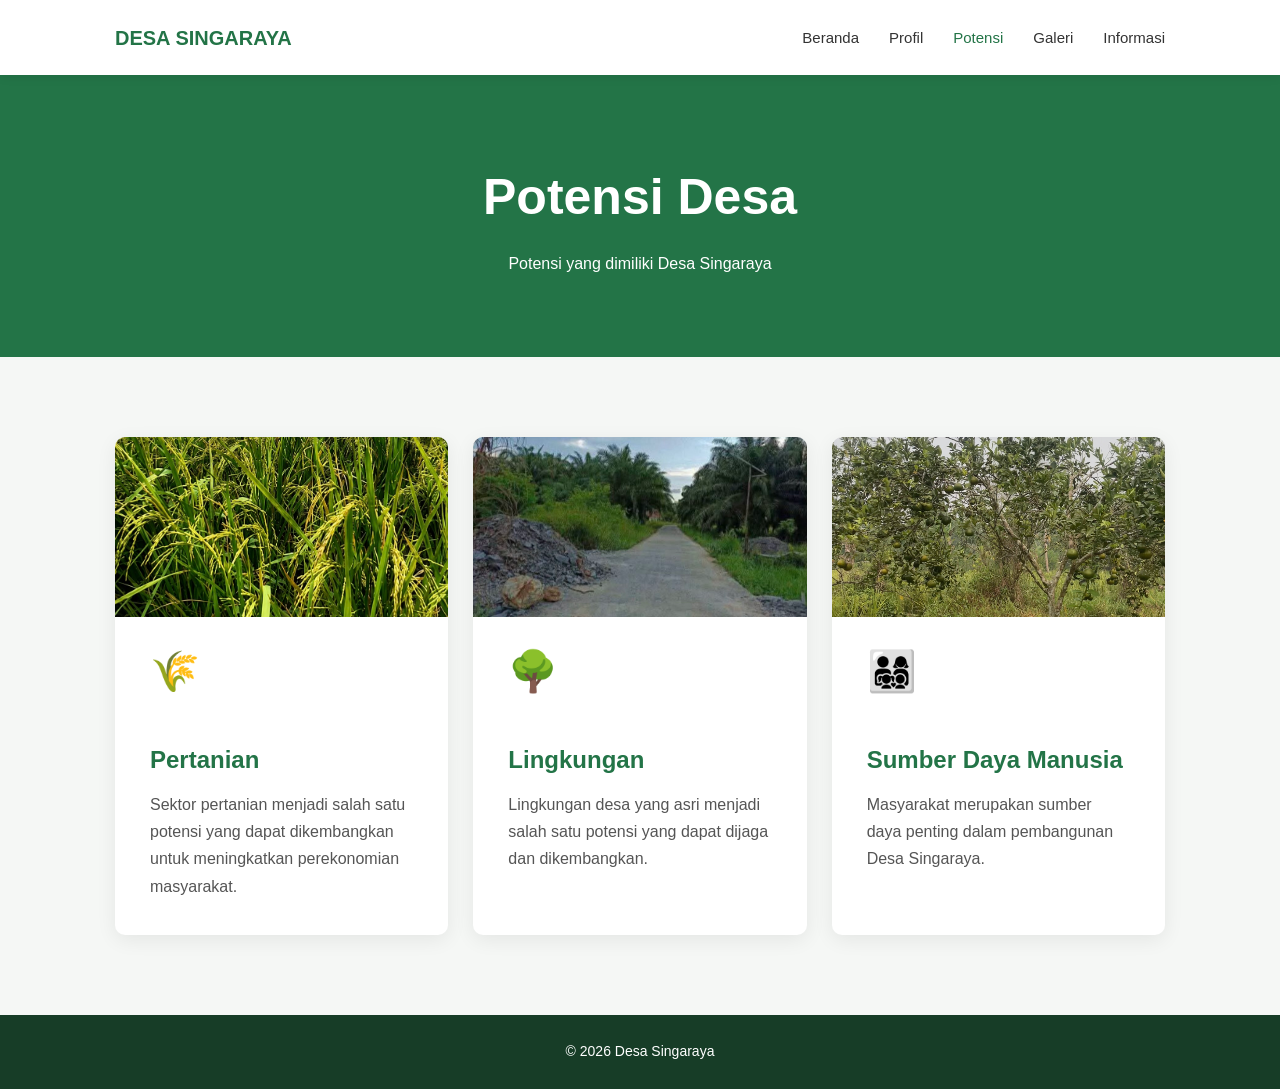
<file: potensi.html>
<!DOCTYPE html>
<html lang="id">
<head>
    <meta charset="UTF-8">
    <meta name="viewport" content="width=device-width, initial-scale=1.0">
    <title>Potensi - Desa Singaraya</title>
    <style>
* {
    margin: 0;
    padding: 0;
    box-sizing: border-box;
}

html {
    scroll-behavior: smooth;
}

body {
    font-family: Arial, sans-serif;
    background: #f5f7f5;
    color: #26352b;
    line-height: 1.7;
}


/* NAVBAR */

header {
    background: white;
    position: sticky;
    top: 0;
    z-index: 100;
    box-shadow: 0 2px 10px rgba(0,0,0,0.08);
}

nav {
    max-width: 1100px;
    margin: auto;

    height: 75px;

    display: flex;
    align-items: center;
    justify-content: space-between;

    padding: 0 25px;
}

.logo {
    color: #237447;
    font-size: 20px;
    font-weight: bold;
}

nav ul {
    display: flex;
    list-style: none;
    gap: 30px;
}

nav ul li a {
    color: #333;
    text-decoration: none;
    font-size: 15px;
    font-weight: 500;
}

nav ul li a:hover,
nav ul li a.active {
    color: #237447;
}

.menu-btn {
    display: none;
    border: none;
    background: none;
    font-size: 27px;
    cursor: pointer;
}


/* HERO */
/* Ganti foto latar dengan mengganti URL di dalam url("...") di bawah ini,
   atau ganti dengan path lokal misalnya url("../img/hero.jpg") */

.hero {
    min-height: 600px;

    display: flex;
    align-items: center;

    background:
        linear-gradient(
            rgba(20,80,45,0.72),
            rgba(20,80,45,0.72)
        ),
        url("https://images.unsplash.com/photo-1500382017468-9049fed747ef?auto=format&fit=crop&w=1600&q=80");

    background-size: cover;
    background-position: center;

    color: white;
}

.hero-text {
    max-width: 1100px;
    width: 100%;
    margin: auto;
    padding: 60px 25px;
}

.hero-text > p:first-child {
    font-size: 14px;
    letter-spacing: 3px;
    margin-bottom: 15px;
}

.hero h1 {
    font-size: clamp(42px, 7vw, 75px);
    line-height: 1.1;
    margin-bottom: 25px;
}

.hero h1 span {
    color: #b8e0bd;
}

.hero-text p {
    max-width: 600px;
    margin-bottom: 30px;
}


/* BUTTON */

.btn {
    display: inline-block;

    padding: 13px 25px;

    background: white;
    color: #237447;

    text-decoration: none;

    border-radius: 6px;

    font-weight: bold;

    transition: 0.3s;
}

.btn:hover {
    transform: translateY(-3px);
}


/* ABOUT */

.about {
    max-width: 900px;
    margin: auto;

    text-align: center;

    padding: 90px 25px;
}

.judul-kecil {
    color: #237447;
    font-size: 13px;
    font-weight: bold;
    letter-spacing: 2px;
}

.about h2 {
    font-size: 40px;
    margin: 10px 0 20px;
}

.about > p:not(.judul-kecil) {
    color: #666;
    margin-bottom: 25px;
}

.btn-outline {
    display: inline-block;

    padding: 11px 22px;

    border: 2px solid #237447;
    color: #237447;

    text-decoration: none;

    border-radius: 5px;
}

.btn-outline:hover {
    background: #237447;
    color: white;
}


/* CARDS */

.cards {
    max-width: 1100px;
    margin: auto;

    padding: 20px 25px 90px;

    display: grid;
    grid-template-columns: repeat(3, 1fr);

    gap: 25px;
}

.card {
    background: white;
    padding: 35px;

    border-radius: 10px;

    box-shadow: 0 5px 20px rgba(0,0,0,0.06);

    transition: 0.3s;
}

.card:hover {
    transform: translateY(-7px);
}

.icon {
    font-size: 40px;
    margin-bottom: 15px;
}

.card h3 {
    margin-bottom: 10px;
}

.card p {
    color: #666;
}


/* PAGE HEADER */

.page-header {
    background: #237447;
    color: white;

    text-align: center;

    padding: 80px 20px;
}

.page-header h1 {
    font-size: 50px;
    margin-bottom: 10px;
}


/* CONTENT */

.content {
    max-width: 1100px;
    margin: auto;

    padding: 80px 25px;
}

.content h2 {
    color: #237447;
    margin: 35px 0 10px;
}

.content p {
    color: #555;
}

.list {
    margin: 15px 0 0 25px;
}

/* Foto tunggal di dalam halaman (misalnya profil.html) */
.content-photo {
    width: 100%;
    max-height: 420px;
    object-fit: cover;
    border-radius: 10px;
    box-shadow: 0 5px 20px rgba(0,0,0,0.08);
    margin-bottom: 10px;
}


/* POTENSI */

.potensi-grid {
    display: grid;
    grid-template-columns: repeat(3, 1fr);
    gap: 25px;
}

.potensi-card {
    background: white;

    padding: 35px;

    border-radius: 10px;

    box-shadow: 0 5px 20px rgba(0,0,0,0.07);

    transition: 0.3s;

    overflow: hidden;
}

.potensi-card:hover {
    transform: translateY(-7px);
}

/* Foto di dalam kartu potensi, ditempel di atas ikon */
.potensi-card img {
    width: calc(100% + 70px);
    margin: -35px -35px 20px -35px;
    height: 180px;
    object-fit: cover;
    display: block;
}


/* GALLERY */

.gallery {
    display: grid;
    grid-template-columns: repeat(2, 1fr);
    gap: 25px;
}

.gallery-box {
    background: white;
    border-radius: 10px;
    overflow: hidden;

    box-shadow: 0 5px 20px rgba(0,0,0,0.07);
}

.gallery-box img {
    width: 100%;
    height: 280px;

    object-fit: cover;

    display: block;
}

.gallery-box h3 {
    padding: 20px;
}


/* INFORMASI */

.info {
    display: grid;
    gap: 25px;
}

.info article {
    background: white;

    padding: 30px;

    border-left: 5px solid #237447;

    box-shadow: 0 5px 20px rgba(0,0,0,0.06);
}

/* Foto di dalam artikel informasi */
.info article img {
    width: 100%;
    max-height: 260px;
    object-fit: cover;
    border-radius: 6px;
    margin-bottom: 15px;
}

.info article span {
    color: #237447;
    font-weight: bold;
}

.info article h2 {
    margin: 5px 0 10px;
}


/* FOOTER */

footer {
    background: #173d27;
    color: white;

    padding: 25px;

    text-align: center;

    font-size: 14px;
}


/* RESPONSIVE HP */

@media (max-width: 768px) {

    nav {
        height: 65px;
    }

    nav ul {
        display: none;

        position: absolute;

        top: 65px;
        left: 0;

        width: 100%;

        background: white;

        flex-direction: column;

        gap: 0;
    }

    nav ul.show {
        display: flex;
    }

    nav ul li {
        padding: 15px 25px;
        border-bottom: 1px solid #eee;
    }

    .menu-btn {
        display: block;
    }

    .hero {
        min-height: 550px;
    }

    .hero h1 {
        font-size: 45px;
    }

    .cards {
        grid-template-columns: 1fr;
    }

    .potensi-grid {
        grid-template-columns: 1fr;
    }

    .gallery {
        grid-template-columns: 1fr;
    }

    .page-header h1 {
        font-size: 38px;
    }

    .about h2 {
        font-size: 32px;
    }
}

</style>
</head>

<body>

<header>
    <nav>
        <div class="logo">DESA SINGARAYA</div>

        <ul id="menu">
            <li><a href="index.html">Beranda</a></li>
            <li><a href="profil.html">Profil</a></li>
            <li><a href="potensi.html" class="active">Potensi</a></li>
            <li><a href="galeri.html">Galeri</a></li>
            <li><a href="informasi.html">Informasi</a></li>
        </ul>

        <button class="menu-btn" onclick="toggleMenu()">☰</button>
    </nav>
</header>

<section class="page-header">
    <h1>Potensi Desa</h1>
    <p>Potensi yang dimiliki Desa Singaraya</p>
</section>

<section class="content">

    <!--
        Tiap kartu punya foto di atas ikon.
        Ganti "potensi-pertanian.jpg" dkk dengan foto asli,
        atau hapus tag <img> jika tidak ingin pakai foto di kartu itu.
    -->
    <div class="potensi-grid">

        <div class="potensi-card">
            <img src="potensi-pertanian.jpg" alt="Pertanian Desa Singaraya">
            <div class="icon">🌾</div>
            <h2>Pertanian</h2>
            <p>
                Sektor pertanian menjadi salah satu potensi
                yang dapat dikembangkan untuk meningkatkan
                perekonomian masyarakat.
            </p>
        </div>

        <div class="potensi-card">
            <img src="potensi-lingkungan .jpg" alt="Lingkungan Desa Singaraya">
            <div class="icon">🌳</div>
            <h2>Lingkungan</h2>
            <p>
                Lingkungan desa yang asri menjadi salah satu
                potensi yang dapat dijaga dan dikembangkan.
            </p>
        </div>

        <div class="potensi-card">
            <img src="potensi-sdm.jpg" alt="Sumber Daya Manusia Desa Singaraya">
            <div class="icon">👨‍👩‍👧‍👦</div>
            <h2>Sumber Daya Manusia</h2>
            <p>
                Masyarakat merupakan sumber daya penting
                dalam pembangunan Desa Singaraya.
            </p>
        </div>

    </div>

</section>

<footer>
    <p>©️ 2026 Desa Singaraya</p>
</footer>

<script>
function toggleMenu() {

    const menu = document.getElementById("menu");

    menu.classList.toggle("show");

}


// Animasi sederhana saat halaman dibuka

document.addEventListener("DOMContentLoaded", function () {

    const hero = document.querySelector(".hero-text");

    if (hero) {
        hero.style.opacity = "0";
        hero.style.transform = "translateY(30px)";

        setTimeout(function () {

            hero.style.transition = "0.8s";

            hero.style.opacity = "1";
            hero.style.transform = "translateY(0)";

        }, 200);
    }

});

</script>

</body>
</html>
</file>
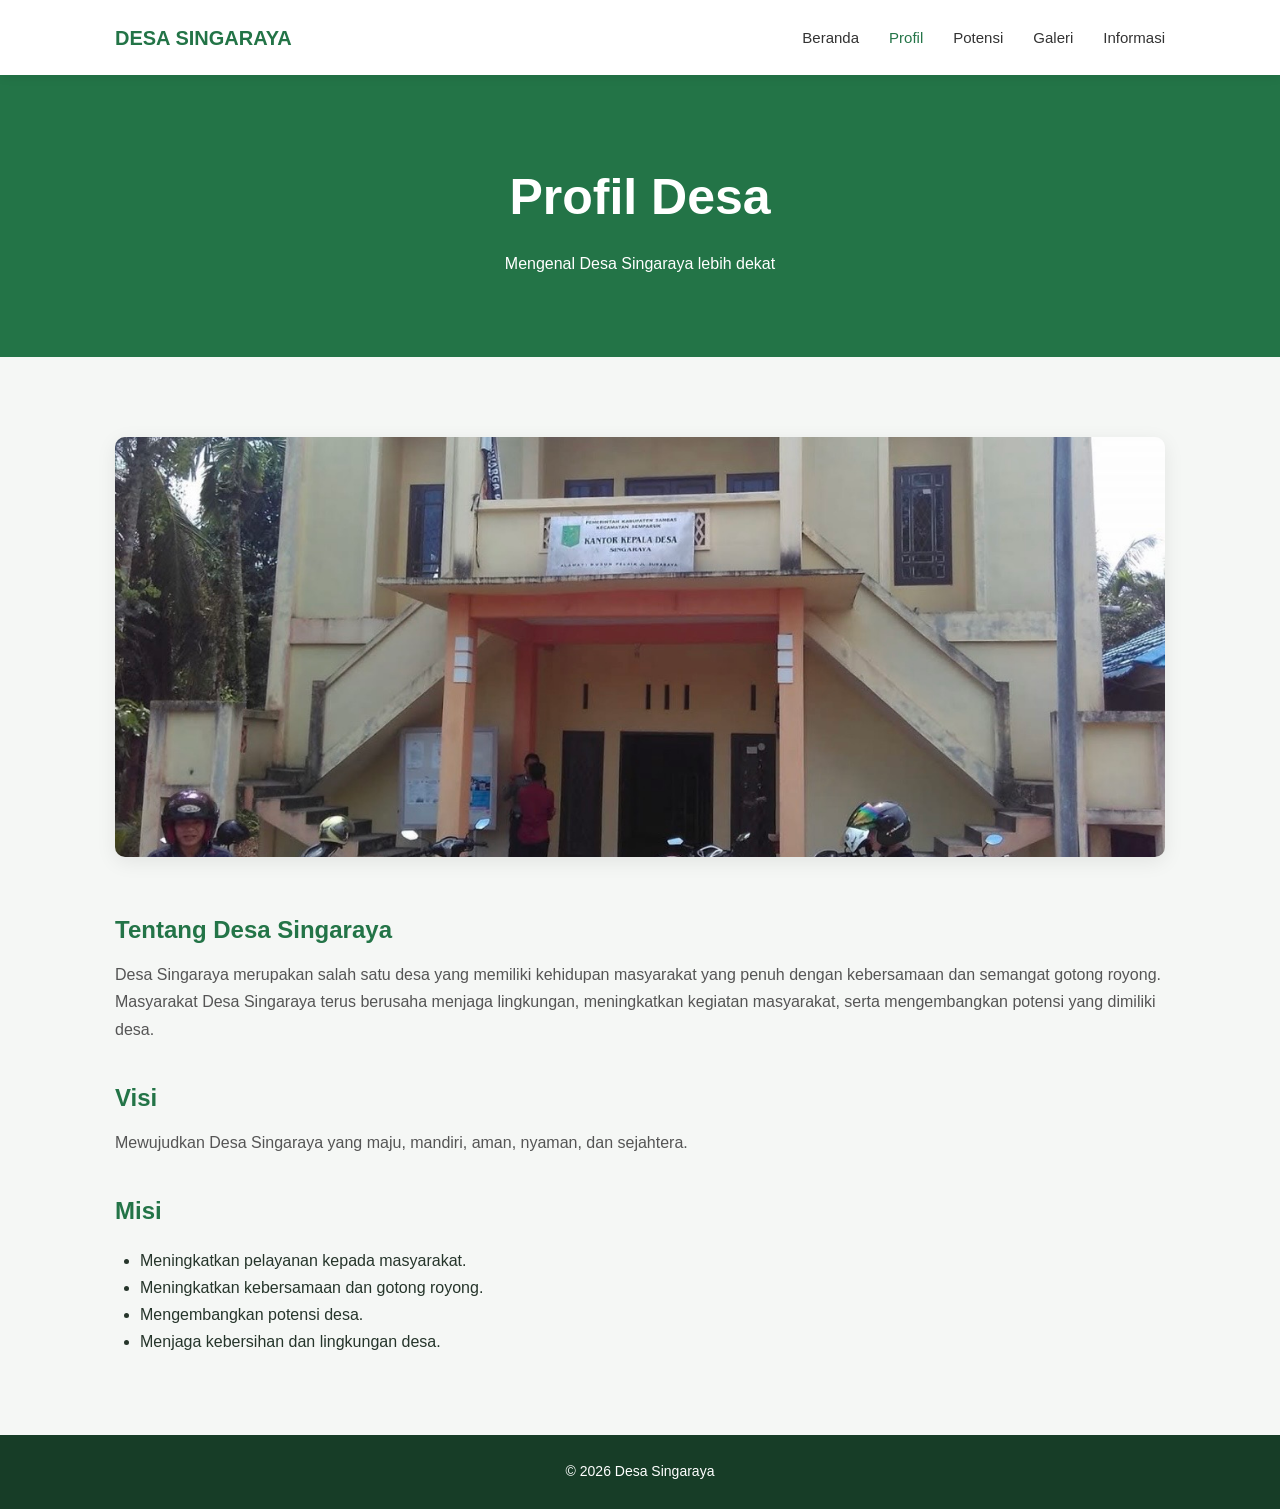
<file: profil.html>
<!DOCTYPE html>
<html lang="id">
<head>
    <meta charset="UTF-8">
    <meta name="viewport" content="width=device-width, initial-scale=1.0">
    <title>Profil - Desa Singaraya</title>
    <style>
* {
    margin: 0;
    padding: 0;
    box-sizing: border-box;
}

html {
    scroll-behavior: smooth;
}

body {
    font-family: Arial, sans-serif;
    background: #f5f7f5;
    color: #26352b;
    line-height: 1.7;
}


/* NAVBAR */

header {
    background: white;
    position: sticky;
    top: 0;
    z-index: 100;
    box-shadow: 0 2px 10px rgba(0,0,0,0.08);
}

nav {
    max-width: 1100px;
    margin: auto;

    height: 75px;

    display: flex;
    align-items: center;
    justify-content: space-between;

    padding: 0 25px;
}

.logo {
    color: #237447;
    font-size: 20px;
    font-weight: bold;
}

nav ul {
    display: flex;
    list-style: none;
    gap: 30px;
}

nav ul li a {
    color: #333;
    text-decoration: none;
    font-size: 15px;
    font-weight: 500;
}

nav ul li a:hover,
nav ul li a.active {
    color: #237447;
}

.menu-btn {
    display: none;
    border: none;
    background: none;
    font-size: 27px;
    cursor: pointer;
}


/* HERO */
/* Ganti foto latar dengan mengganti URL di dalam url("...") di bawah ini,
   atau ganti dengan path lokal misalnya url("../img/hero.jpg") */

.hero {
    min-height: 600px;

    display: flex;
    align-items: center;

    background:
        linear-gradient(
            rgba(20,80,45,0.72),
            rgba(20,80,45,0.72)
        ),
        url("https://images.unsplash.com/photo-1500382017468-9049fed747ef?auto=format&fit=crop&w=1600&q=80");

    background-size: cover;
    background-position: center;

    color: white;
}

.hero-text {
    max-width: 1100px;
    width: 100%;
    margin: auto;
    padding: 60px 25px;
}

.hero-text > p:first-child {
    font-size: 14px;
    letter-spacing: 3px;
    margin-bottom: 15px;
}

.hero h1 {
    font-size: clamp(42px, 7vw, 75px);
    line-height: 1.1;
    margin-bottom: 25px;
}

.hero h1 span {
    color: #b8e0bd;
}

.hero-text p {
    max-width: 600px;
    margin-bottom: 30px;
}


/* BUTTON */

.btn {
    display: inline-block;

    padding: 13px 25px;

    background: white;
    color: #237447;

    text-decoration: none;

    border-radius: 6px;

    font-weight: bold;

    transition: 0.3s;
}

.btn:hover {
    transform: translateY(-3px);
}


/* ABOUT */

.about {
    max-width: 900px;
    margin: auto;

    text-align: center;

    padding: 90px 25px;
}

.judul-kecil {
    color: #237447;
    font-size: 13px;
    font-weight: bold;
    letter-spacing: 2px;
}

.about h2 {
    font-size: 40px;
    margin: 10px 0 20px;
}

.about > p:not(.judul-kecil) {
    color: #666;
    margin-bottom: 25px;
}

.btn-outline {
    display: inline-block;

    padding: 11px 22px;

    border: 2px solid #237447;
    color: #237447;

    text-decoration: none;

    border-radius: 5px;
}

.btn-outline:hover {
    background: #237447;
    color: white;
}


/* CARDS */

.cards {
    max-width: 1100px;
    margin: auto;

    padding: 20px 25px 90px;

    display: grid;
    grid-template-columns: repeat(3, 1fr);

    gap: 25px;
}

.card {
    background: white;
    padding: 35px;

    border-radius: 10px;

    box-shadow: 0 5px 20px rgba(0,0,0,0.06);

    transition: 0.3s;
}

.card:hover {
    transform: translateY(-7px);
}

.icon {
    font-size: 40px;
    margin-bottom: 15px;
}

.card h3 {
    margin-bottom: 10px;
}

.card p {
    color: #666;
}


/* PAGE HEADER */

.page-header {
    background: #237447;
    color: white;

    text-align: center;

    padding: 80px 20px;
}

.page-header h1 {
    font-size: 50px;
    margin-bottom: 10px;
}


/* CONTENT */

.content {
    max-width: 1100px;
    margin: auto;

    padding: 80px 25px;
}

.content h2 {
    color: #237447;
    margin: 35px 0 10px;
}

.content p {
    color: #555;
}

.list {
    margin: 15px 0 0 25px;
}

/* Foto tunggal di dalam halaman (misalnya profil.html) */
.content-photo {
    width: 100%;
    max-height: 420px;
    object-fit: cover;
    border-radius: 10px;
    box-shadow: 0 5px 20px rgba(0,0,0,0.08);
    margin-bottom: 10px;
}


/* POTENSI */

.potensi-grid {
    display: grid;
    grid-template-columns: repeat(3, 1fr);
    gap: 25px;
}

.potensi-card {
    background: white;

    padding: 35px;

    border-radius: 10px;

    box-shadow: 0 5px 20px rgba(0,0,0,0.07);

    transition: 0.3s;

    overflow: hidden;
}

.potensi-card:hover {
    transform: translateY(-7px);
}

/* Foto di dalam kartu potensi, ditempel di atas ikon */
.potensi-card img {
    width: calc(100% + 70px);
    margin: -35px -35px 20px -35px;
    height: 180px;
    object-fit: cover;
    display: block;
}


/* GALLERY */

.gallery {
    display: grid;
    grid-template-columns: repeat(2, 1fr);
    gap: 25px;
}

.gallery-box {
    background: white;
    border-radius: 10px;
    overflow: hidden;

    box-shadow: 0 5px 20px rgba(0,0,0,0.07);
}

.gallery-box img {
    width: 100%;
    height: 280px;

    object-fit: cover;

    display: block;
}

.gallery-box h3 {
    padding: 20px;
}


/* INFORMASI */

.info {
    display: grid;
    gap: 25px;
}

.info article {
    background: white;

    padding: 30px;

    border-left: 5px solid #237447;

    box-shadow: 0 5px 20px rgba(0,0,0,0.06);
}

/* Foto di dalam artikel informasi */
.info article img {
    width: 100%;
    max-height: 260px;
    object-fit: cover;
    border-radius: 6px;
    margin-bottom: 15px;
}

.info article span {
    color: #237447;
    font-weight: bold;
}

.info article h2 {
    margin: 5px 0 10px;
}


/* FOOTER */

footer {
    background: #173d27;
    color: white;

    padding: 25px;

    text-align: center;

    font-size: 14px;
}


/* RESPONSIVE HP */

@media (max-width: 768px) {

    nav {
        height: 65px;
    }

    nav ul {
        display: none;

        position: absolute;

        top: 65px;
        left: 0;

        width: 100%;

        background: white;

        flex-direction: column;

        gap: 0;
    }

    nav ul.show {
        display: flex;
    }

    nav ul li {
        padding: 15px 25px;
        border-bottom: 1px solid #eee;
    }

    .menu-btn {
        display: block;
    }

    .hero {
        min-height: 550px;
    }

    .hero h1 {
        font-size: 45px;
    }

    .cards {
        grid-template-columns: 1fr;
    }

    .potensi-grid {
        grid-template-columns: 1fr;
    }

    .gallery {
        grid-template-columns: 1fr;
    }

    .page-header h1 {
        font-size: 38px;
    }

    .about h2 {
        font-size: 32px;
    }
}

</style>
</head>

<body>

<header>
    <nav>
        <div class="logo">DESA SINGARAYA</div>

        <ul id="menu">
            <li><a href="index.html">Beranda</a></li>
            <li><a href="profil.html" class="active">Profil</a></li>
            <li><a href="potensi.html">Potensi</a></li>
            <li><a href="galeri.html">Galeri</a></li>
            <li><a href="informasi.html">Informasi</a></li>
        </ul>

        <button class="menu-btn" onclick="toggleMenu()">☰</button>
    </nav>
</header>

<section class="page-header">
    <h1>Profil Desa</h1>
    <p>Mengenal Desa Singaraya lebih dekat</p>
</section>

<section class="content">

    <!--
        FOTO PROFIL DESA
        Ganti "img/profil-desa.jpg" dengan foto desa/kantor desa kamu.
        Simpan filenya di folder img/ lalu sesuaikan namanya di src.
    -->
    <img src="profil-desa.jpg" alt="Foto Desa Singaraya" class="content-photo">

    <h2>Tentang Desa Singaraya</h2>

    <p>
        Desa Singaraya merupakan salah satu desa yang
        memiliki kehidupan masyarakat yang penuh dengan
        kebersamaan dan semangat gotong royong.
    </p>

    <p>
        Masyarakat Desa Singaraya terus berusaha menjaga
        lingkungan, meningkatkan kegiatan masyarakat,
        serta mengembangkan potensi yang dimiliki desa.
    </p>

    <h2>Visi</h2>

    <p>
        Mewujudkan Desa Singaraya yang maju, mandiri,
        aman, nyaman, dan sejahtera.
    </p>

    <h2>Misi</h2>

    <ul class="list">
        <li>Meningkatkan pelayanan kepada masyarakat.</li>
        <li>Meningkatkan kebersamaan dan gotong royong.</li>
        <li>Mengembangkan potensi desa.</li>
        <li>Menjaga kebersihan dan lingkungan desa.</li>
    </ul>

</section>

<footer>
    <p>©️ 2026 Desa Singaraya</p>
</footer>

<script>
function toggleMenu() {

    const menu = document.getElementById("menu");

    menu.classList.toggle("show");

}


// Animasi sederhana saat halaman dibuka

document.addEventListener("DOMContentLoaded", function () {

    const hero = document.querySelector(".hero-text");

    if (hero) {
        hero.style.opacity = "0";
        hero.style.transform = "translateY(30px)";

        setTimeout(function () {

            hero.style.transition = "0.8s";

            hero.style.opacity = "1";
            hero.style.transform = "translateY(0)";

        }, 200);
    }

});

</script>

</body>
</html>
</file>
